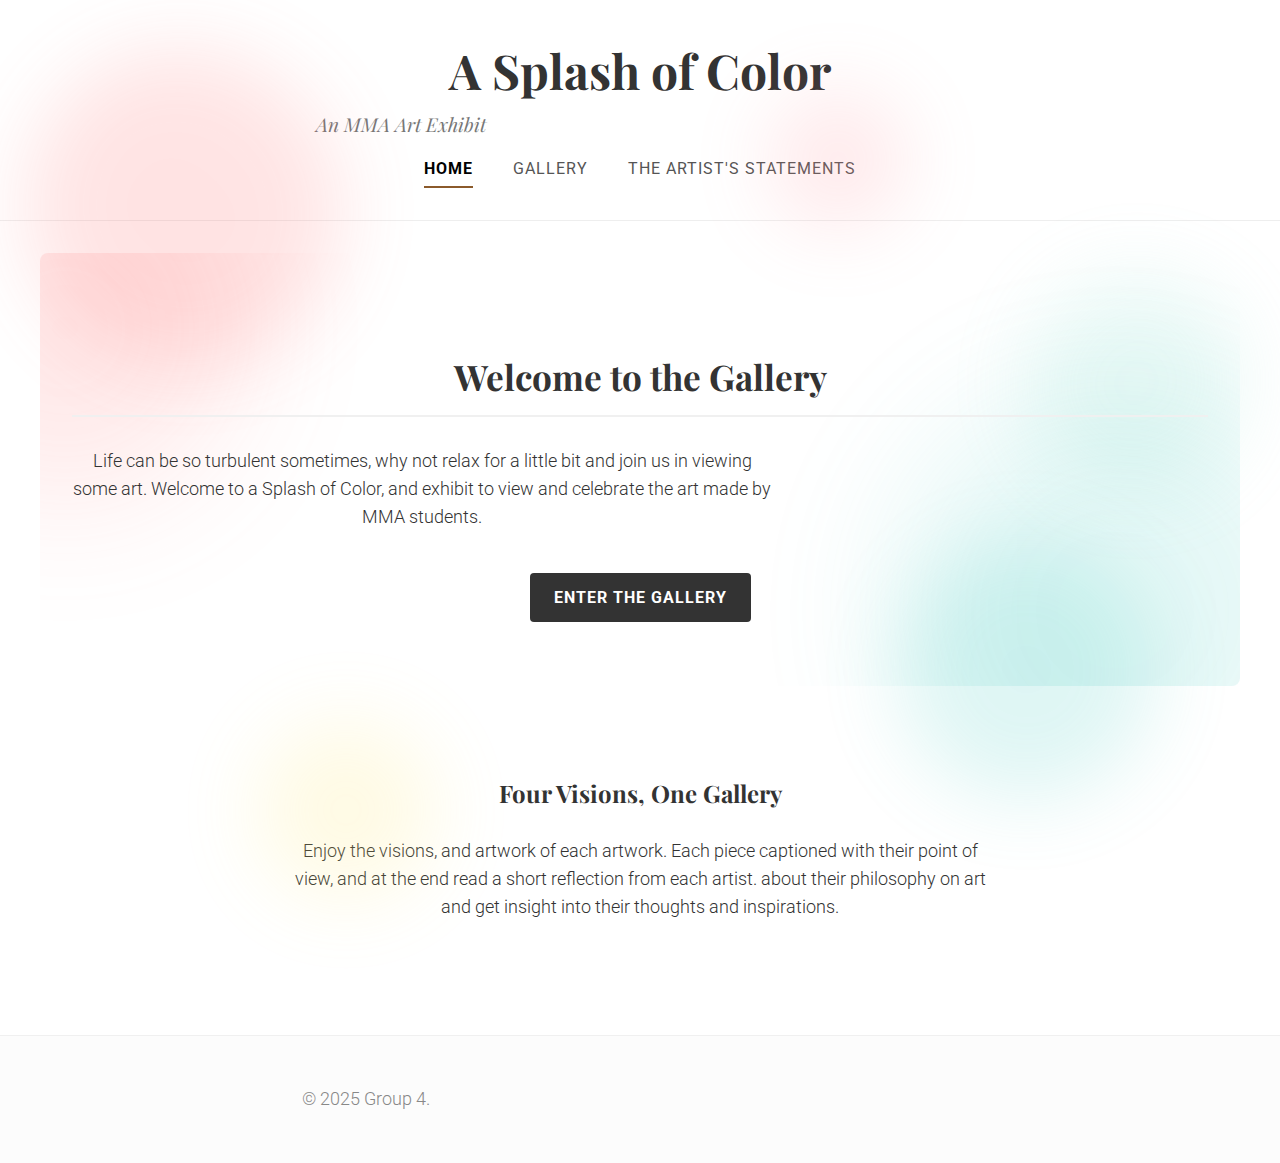
<file: index.html>
<!DOCTYPE html>
<html lang="en">
<head>
    <meta charset="UTF-8">
    <meta name="viewport" content="width=device-width, initial-scale=1.0">
    <title>A Splash of Colour - Home</title>
    <link rel="stylesheet" href="style.css">
    
    <link rel="preconnect" href="https://fonts.googleapis.com">
    <link rel="preconnect" href="https://fonts.gstatic.com" crossorigin>
    <link href="https://fonts.googleapis.com/css2?family=Playfair+Display:ital,wght@0,400..900;1,400..900&family=Roboto:wght@300;400&display=swap" rel="stylesheet">
</head>
<body>

    <header>
        <div class="paint-splotch splotch-1"></div>
<div class="paint-splotch splotch-2"></div>
<div class="paint-splotch splotch-3"></div>
<div class="paint-splotch splotch-4"></div>
<div class="paint-splotch splotch-5"></div>
        <div class="header-content">
            <h1>A Splash of Color</h1>
            <p class="subtitle">An MMA Art Exhibit</p>
        </div>
        <nav>
            <ul>
                <li><a href="index.html" class="active">Home</a></li>
                <li><a href="gallery.html">Gallery</a></li>
                <li><a href="about.html">The Artist's Statements</a></li>
            </ul>
        </nav>
    </header>

    <main>
        <section class="hero splash-bg">
            <h2>Welcome to the Gallery</h2>
            <p>
                Life can be so turbulent sometimes, why not relax for a little bit and join us in viewing some art. Welcome to a Splash of Color, and exhibit to view and celebrate the art made by MMA students.

            </p>
            <a href="gallery.html" class="cta-button">Enter the Gallery</a>
        </section>

        <section class="intro-content">
            <h3>Four Visions, One Gallery</h3>
            <p>
               Enjoy the visions, and artwork of each artwork.
               Each piece captioned with their point of view, and at the end read a short reflection from each artist.
               about their philosophy on art and get insight into their thoughts and inspirations.
            </p>
        </section>
    </main>

    <footer>
        <p>&copy; 2025 Group 4.</p>
    </footer>

</body>
</html>
</file>
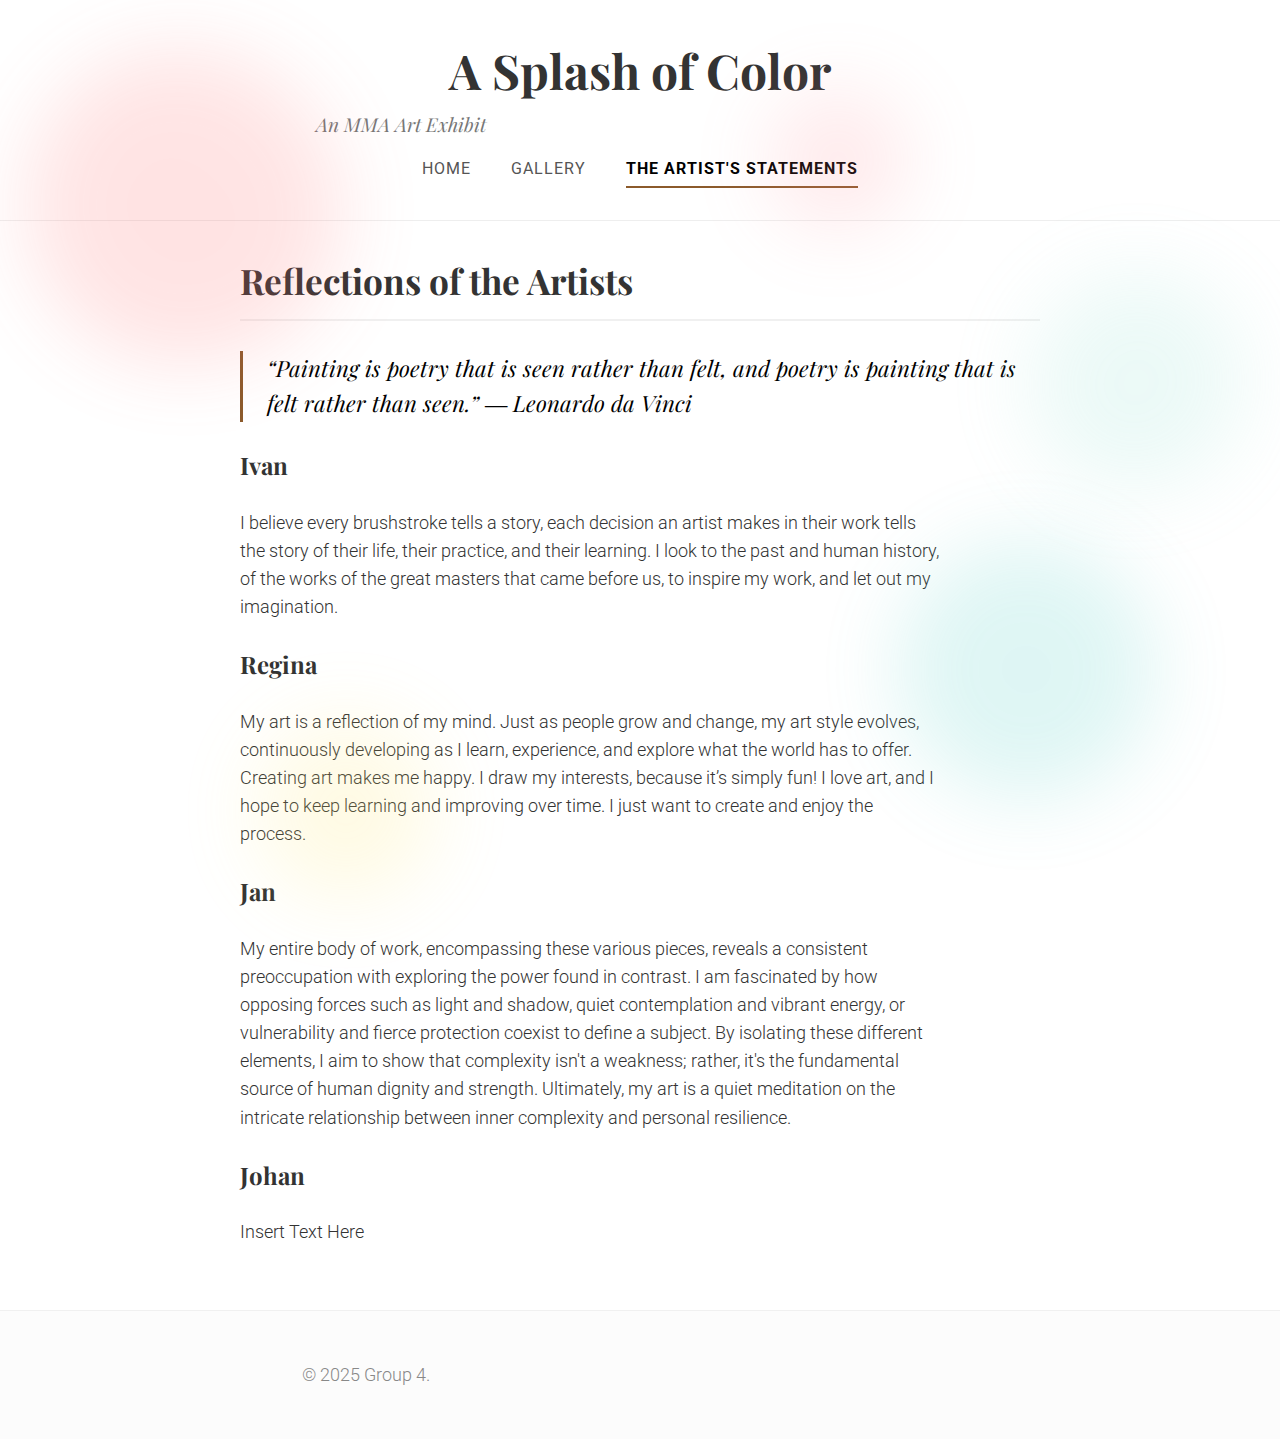
<file: about.html>
<!DOCTYPE html>
<html lang="en">
<head>
    <meta charset="UTF-8">
    <meta name="viewport" content="width=device-width, initial-scale=1.0">
    <title>A Splash of Colour - Artist Reflections</title>
    <link rel="stylesheet" href="style.css">
    
    <link rel="preconnect" href="https://fonts.googleapis.com">
    <link rel="preconnect" href="https://fonts.gstatic.com" crossorigin>
    <link href="https://fonts.googleapis.com/css2?family=Playfair+Display:ital,wght@0,400..900;1,400..900&family=Roboto:wght@300;400&display=swap" rel="stylesheet">
</head>
<body>

    <header>
        <div class="paint-splotch splotch-1"></div>
<div class="paint-splotch splotch-2"></div>
<div class="paint-splotch splotch-3"></div>
<div class="paint-splotch splotch-4"></div>
<div class="paint-splotch splotch-5"></div>
        <div class="header-content">
            <h1>A Splash of Color</h1>
            <p class="subtitle">An MMA Art Exhibit</p>
        </div>
        <nav>
            <ul>
                <li><a href="index.html">Home</a></li>
                <li><a href="gallery.html">Gallery</a></li>
                <li><a href="about.html" class="active">The Artist's Statements</a></li> 
            </ul>
        </nav>
    </header>

    <main>
        <section class="about-content">
            <article>
                <h2>Reflections of the Artists</h2>
                
                <p class="statement-intro">
                   “Painting is poetry that is seen rather than felt, and poetry is painting that is felt rather than seen.”
― Leonardo da Vinci
                </p>

                <h3>Ivan</h3>
                <p>
                    I believe every brushstroke tells a story, each decision an artist makes in their work tells the story of their life, their practice, and their learning.
                    I look to the past and human history, of the works of the great masters that came before us, to inspire my work, and let out my imagination. 
                
                <h3>Regina</h3>
                <p>
                    My art is a reflection of my mind. Just as people grow and change, my art style evolves, continuously developing as I learn, experience, and explore what the world has to offer. Creating art makes me happy. I draw my interests, because it’s simply fun! I love art, and I hope to keep learning and improving over time. I just want to create and enjoy the process.
                </p>
                

                <h3>Jan</h3>
                <p>
                   My entire body of work, encompassing these various pieces, reveals a consistent preoccupation with exploring the power found in contrast. I am fascinated by how opposing forces such as light and shadow, quiet contemplation and vibrant energy, or vulnerability and fierce protection coexist to define a subject. By isolating these different elements, I aim to show that complexity isn't a weakness; rather, it's the fundamental source of human dignity and strength. Ultimately, my art is a quiet meditation on the intricate relationship between inner complexity and personal resilience.
                </p>

                <h3>Johan </h3>
                <p>
                    Insert Text Here
                </p>

            </article>
        </section>
    </main>

    <footer>
        <p>&copy; 2025 Group 4.</p>
    </footer>

</body>
</html>
</file>
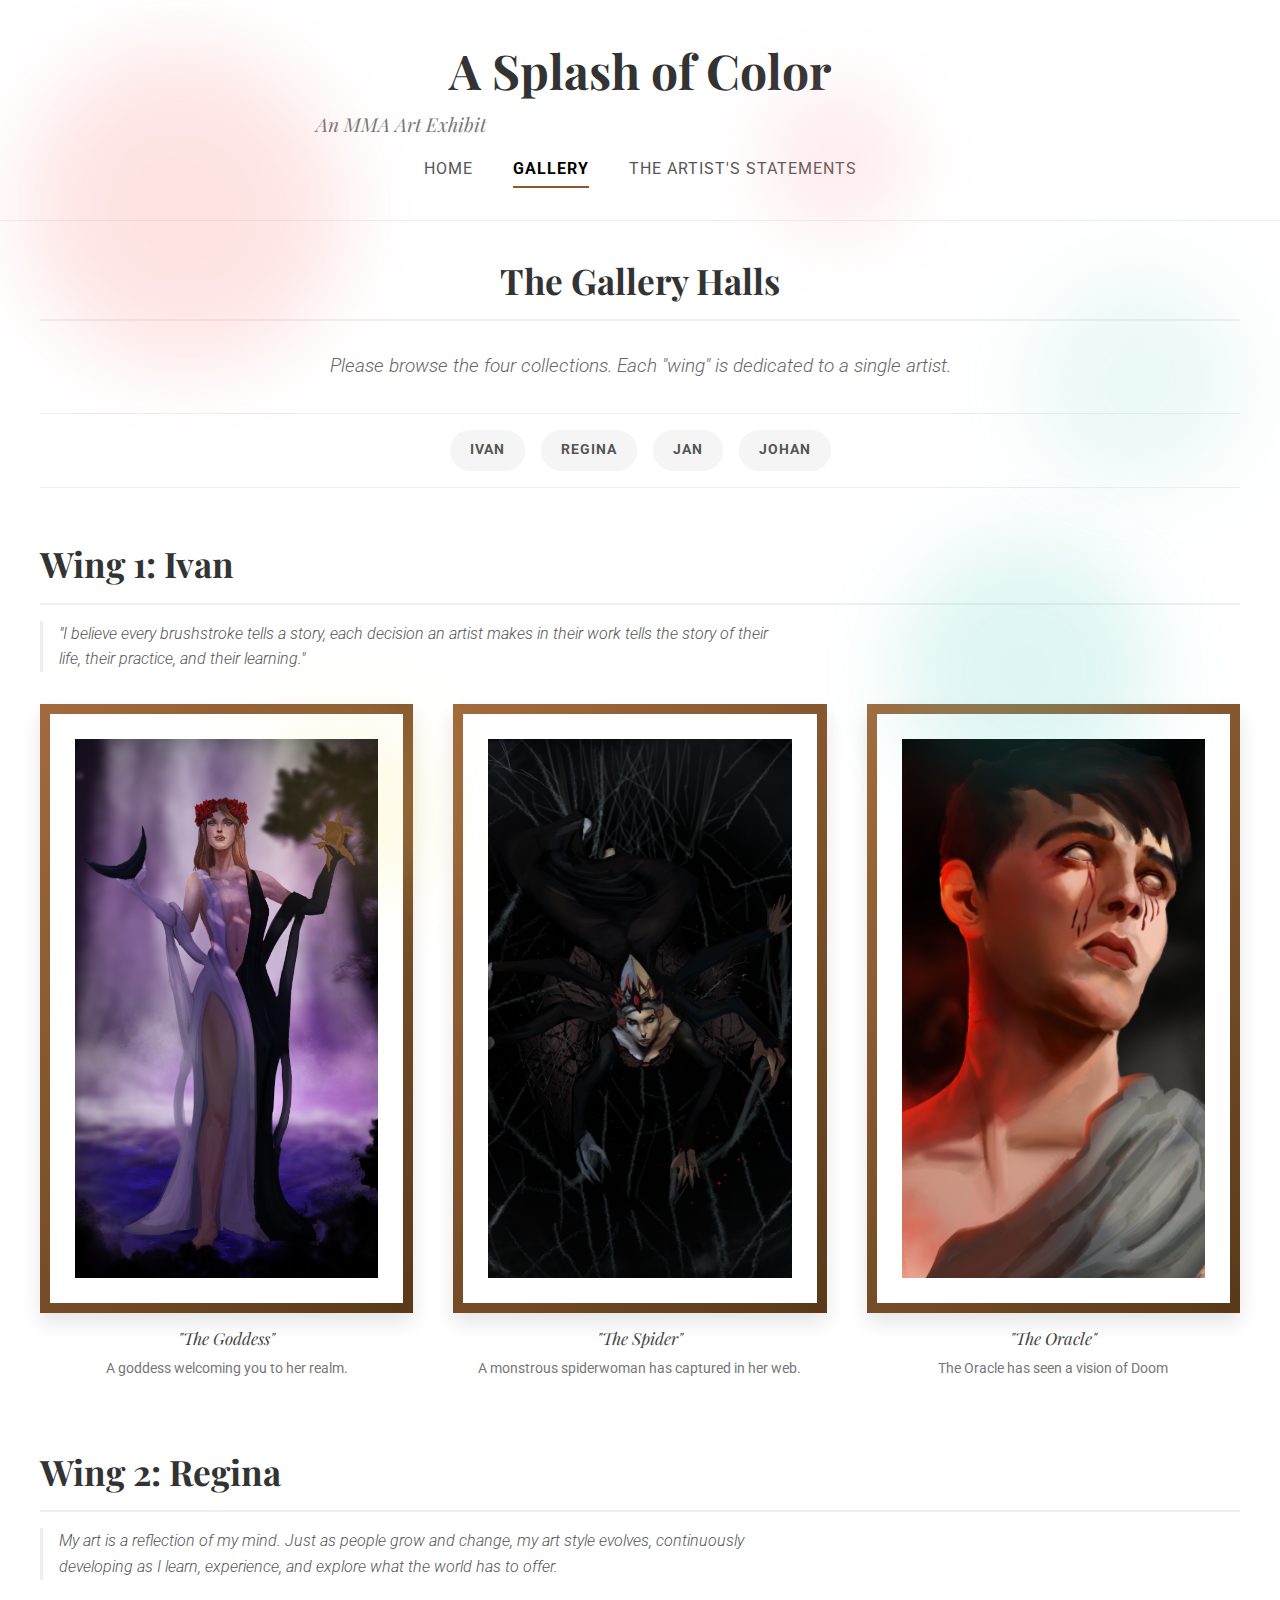
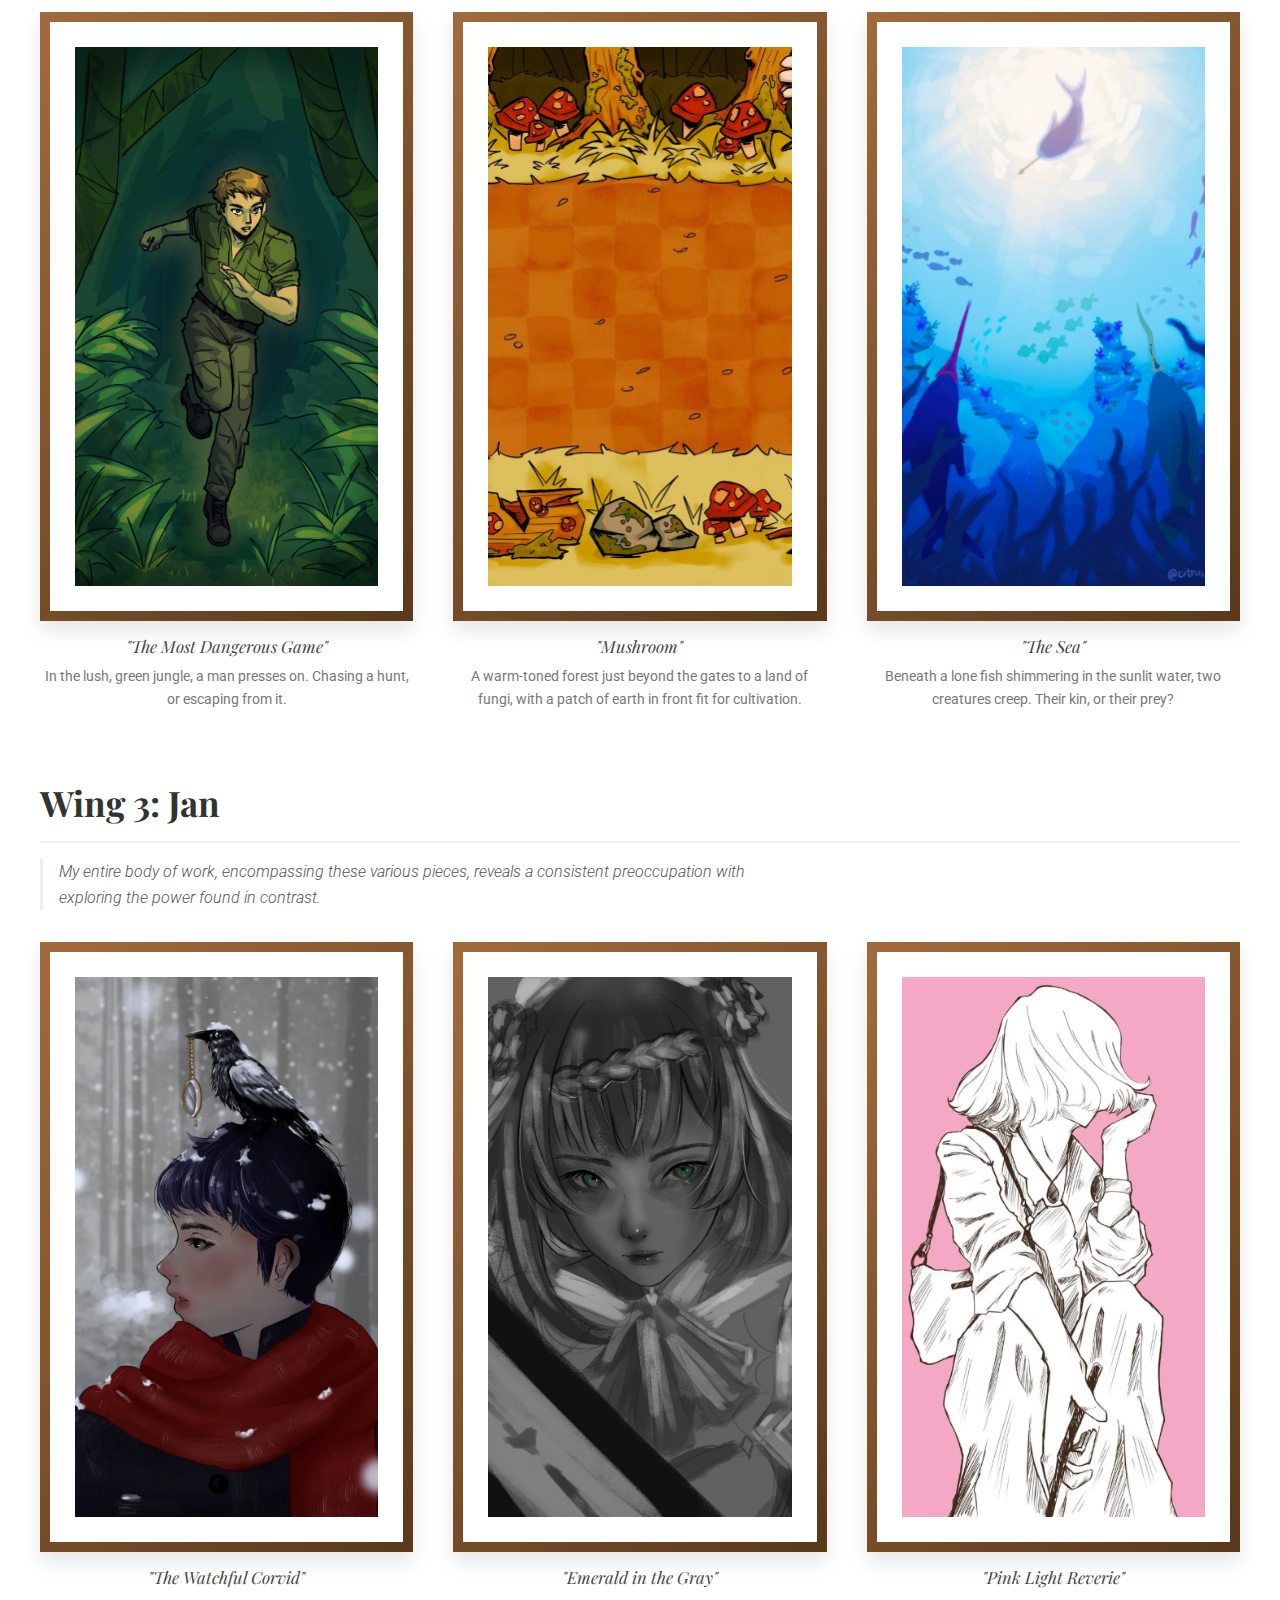
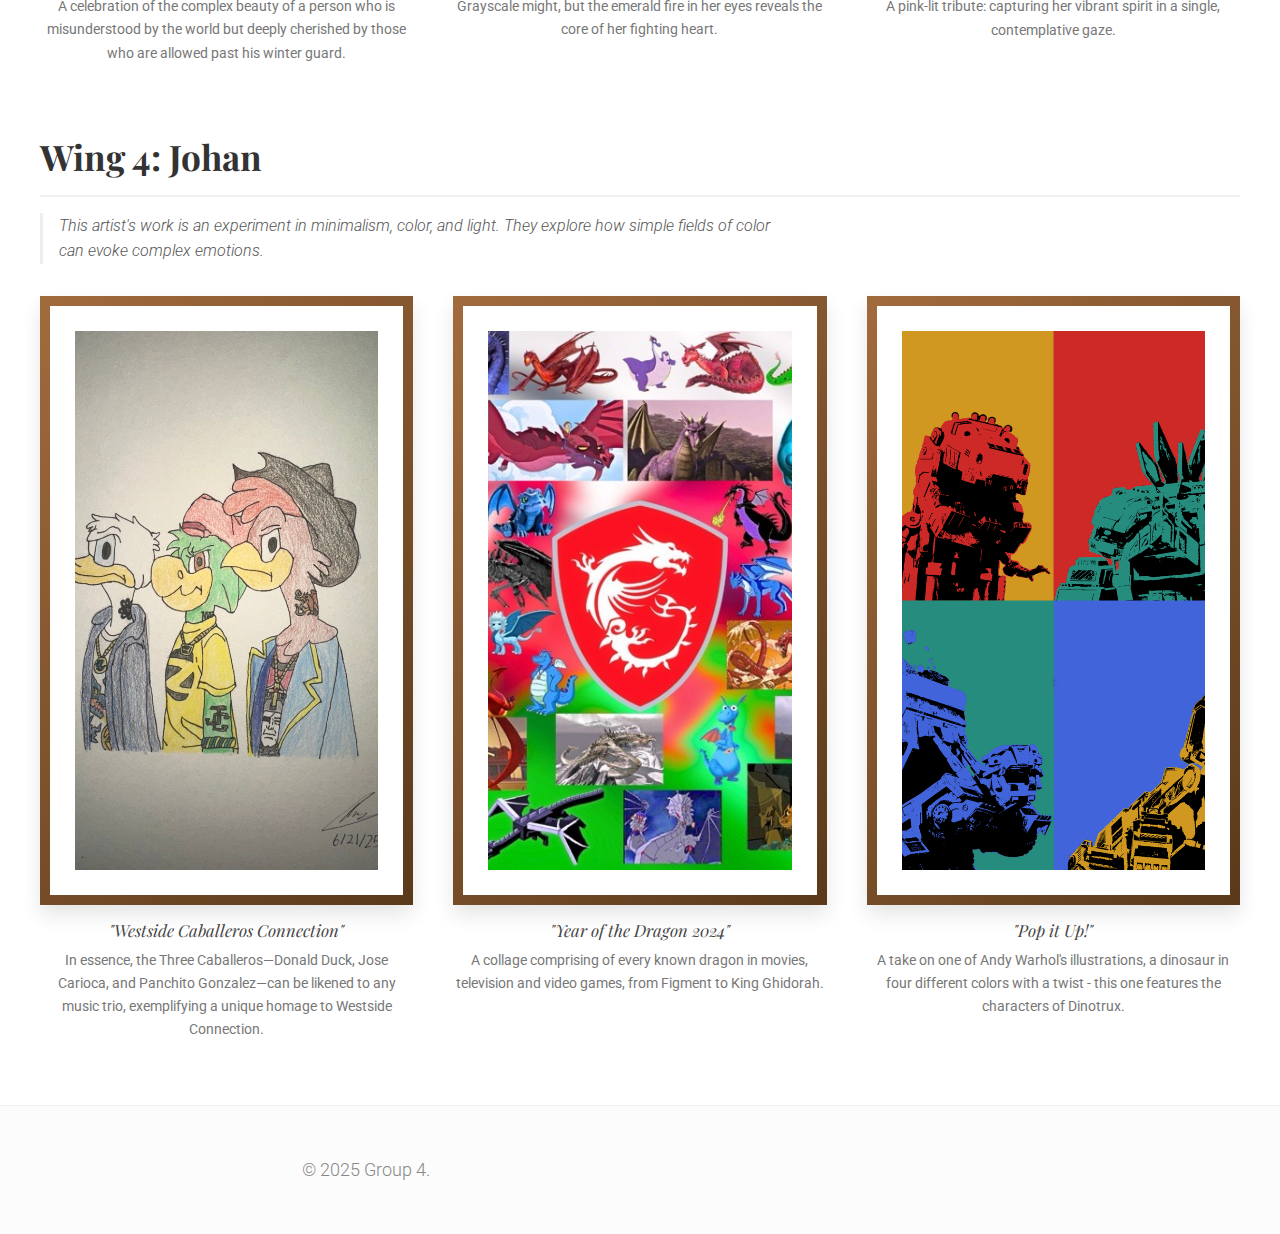
<file: gallery.html>
<!DOCTYPE html>
<html lang="en">
<head>
    <meta charset="UTF-8">
    <meta name="viewport" content="width=device-width, initial-scale=1.0">
    <title>A Splash of Color - Gallery</title>
    <link rel="stylesheet" href="style.css">
    
    <link rel="preconnect" href="https://fonts.googleapis.com">
    <link rel="preconnect" href="https://fonts.gstatic.com" crossorigin>
    <link href="https://fonts.googleapis.com/css2?family=Playfair+Display:ital,wght@0,400..900;1,400..900&family=Roboto:wght@300;400&display=swap" rel="stylesheet">
</head>
<body>

    <header>
        <div class="paint-splotch splotch-1"></div>
<div class="paint-splotch splotch-2"></div>
<div class="paint-splotch splotch-3"></div>
<div class="paint-splotch splotch-4"></div>
<div class="paint-splotch splotch-5"></div>
        <div class="header-content">
            <h1>A Splash of Color</h1>
            <p class="subtitle">An MMA Art Exhibit</p>
        </div>
        <nav>
            <ul>
                <li><a href="index.html">Home</a></li>
                <li><a href="gallery.html" class="active">Gallery</a></li>
                <li><a href="about.html">The Artist's Statements</a></li>
            </ul>
        </nav>
    </header>

    <main>
        <section class="gallery-intro">
            <h2>The Gallery Halls</h2>
            <p>Please browse the four collections. Each "wing" is dedicated to a single artist.</p>
            
            <nav class="artist-nav">
                <ul>
                    <li><a href="#wing-1">Ivan</a></li>
                    <li><a href="#wing-2">Regina</a></li>
                    <li><a href="#wing-3">Jan</a></li>
                    <li><a href="#wing-4">Johan</a></li>
                </ul>
            </nav>
            </section>

        <section class="artist-wing" id="wing-1">
            <h2>Wing 1: Ivan</h2>
            <p class="artist-bio">"I believe every brushstroke tells a story, each decision an artist makes in their work tells the story of their life, their practice, and their learning."</p>
            <div class="gallery-grid">
                <div class="art-item">
                    <figure class="art-frame">
                        <img src="assets/ivan/ivy1.PNG" alt="Abstract geometric spire">
                    </figure>
                    <figcaption class="art-label">"The Goddess"<span class="medium">A goddess welcoming you to her realm.</span></figcaption>
                </div>
                <div class="art-item">
                    <figure class="art-frame">
                        <img src="assets/ivan/ivy2.PNG" alt="Abstract tesseract form">
                    </figure>
                    <figcaption class="art-label">"The Spider"<span class="medium">A monstrous spiderwoman has captured in her web.</span></figcaption>
                </div>
                <div class="art-item">
                    <figure class="art-frame">
                        <img src="assets/ivan/ivy3.PNG" alt="Abstract fractal city">
                    </figure>
                    <figcaption class="art-label">"The Oracle"<span class="medium">The Oracle has seen a vision of Doom</span></figcaption>
                </div>
            </div>
        </section>
        
        <section class="artist-wing" id="wing-2">
            <h2>Wing 2: Regina</h2>
            <p class="artist-bio">My art is a reflection of my mind. Just as people grow and change, my art style evolves, continuously developing as I learn, experience, and explore what the world has to offer.</p>
            <div class="gallery-grid">
                <div class="art-item">
                    <figure class="art-frame">
                            <img src="assets/regina/Reg1.jpeg">
                    </figure>
                    <figcaption class="art-label">"The Most Dangerous Game" <span class="medium">In the lush, green jungle, a man presses on. Chasing a hunt, or escaping from it.</span></figcaption>
                </div>
                <div class="art-item">
                    <figure class="art-frame">
                            <img src="assets/regina/Reg2.jpeg">
                    </figure>
                    <figcaption class="art-label">"Mushroom"<span class="medium">A warm-toned forest just beyond the gates to a land of fungi, with a patch of earth in front fit for cultivation.</span></figcaption>
                </div>
                <div class="art-item">
                    <figure class="art-frame">
                            <img src="assets/regina/Reg3.jpeg">
                    </figure>
                    <figcaption class="art-label">"The Sea"<span class="medium">Beneath a lone fish shimmering in the sunlit water, two creatures creep. Their kin, or their prey?</span></figcaption>
                </div>
            </div>
        </section>

        <section class="artist-wing" id="wing-3">
            <h2>Wing 3: Jan</h2>
            <p class="artist-bio">My entire body of work, encompassing these various pieces, reveals a consistent preoccupation with exploring the power found in contrast.</p>
            <div class="gallery-grid">
                <div class="art-item">
                    <figure class="art-frame">
                            <img src="assets/jan/Jan1.png">
                    </figure>
                    <figcaption class="art-label">"The Watchful Corvid"<span class="medium">A celebration of the complex beauty of a person who is misunderstood by the world but deeply cherished by those who are allowed past his winter guard. </span></figcaption>
                </div>
                <div class="art-item">
                    <figure class="art-frame">
                            <img src="assets/jan/Jan2.jpg">
                    </figure>
                    <figcaption class="art-label">"Emerald in the Gray" <span class="medium">Grayscale might, but the emerald fire in her eyes reveals the core of her fighting heart.</span></figcaption>
                </div>
                <div class="art-item">
                    <figure class="art-frame">
                            <img src="assets/jan/Jan3.png">
                    </figure>
                    <figcaption class="art-label">"Pink Light Reverie" <span class="medium">A pink-lit tribute: capturing her vibrant spirit in a single, contemplative gaze.</span></figcaption>
                </div>
            </div>
        </section>

        <section class="artist-wing" id="wing-4">
            <h2>Wing 4: Johan</h2>
            <p class="artist-bio">This artist's work is an experiment in minimalism, color, and light. They explore how simple fields of color can evoke complex emotions.</p>
            <div class="gallery-grid">
                <div class="art-item">
                    <figure class="art-frame">
                            <img src="assets/johan/Johan2.jpeg">
                    </figure>
                    <figcaption class="art-label">"Westside Caballeros Connection"<span class="medium">In essence, the Three Caballeros—Donald Duck, Jose Carioca, and Panchito Gonzalez—can be likened to any music trio, exemplifying a unique homage to Westside Connection.</span></figcaption>
                </div>
                <div class="art-item">
                    <figure class="art-frame">
                            <img src="assets/johan/Johan1.jpeg">
                    </figure>
                    <figcaption class="art-label">"Year of the Dragon 2024"<span class="medium">A collage comprising of every known dragon in movies, television and video games, from Figment to King Ghidorah.</span></figcaption>
                </div>
                <div class="art-item">
                    <figure class="art-frame">
                            <img src="assets/johan/Johan3.png">
                    </figure>
                    <figcaption class="art-label">"Pop it Up!"<span class="medium">A take on one of Andy Warhol's illustrations, a dinosaur in four different colors with a twist - this one features the characters of Dinotrux.</span></figcaption>
                </div>
            </div>
        </section>

    </main>

    <footer>
        <p>&copy; 2025 Group 4.</p>
    </footer>

</body>
</html>
</file>
<file: style.css>
/* CSS Variables */
:root {
    --font-heading: 'Playfair Display', serif;
    --font-body: 'Roboto', sans-serif;
    --color-frame: #8b5a2b;
    --color-text: #333;
    --color-background: #ffffff;
    --color-splash-1: #ff6b6b;
    --color-splash-2: #4ecdc4;
    --color-border: #eee;
    --color-muted: #777;
    --highlight-1: #FF6B6B;
    --highlight-2: #4ECDC4;
    --highlight-3: #FFE66D;
    --highlight-4: #95E1D3;
    --highlight-5: #FF8B94;
}

body, html {
    margin: 0;
    padding: 0;
    font-family: var(--font-body);
    background-color: var(--color-background);
    color: var(--color-text);
    line-height: 1.6;
    position: relative;
}

/* Paint Splotches for Background */
.paint-splotch {
    position: absolute;
    z-index: 0;
    border-radius: 50%;
    filter: blur(40px);
    opacity: 0.18;
    pointer-events: none;
}

/* Example splotch colors and positions */
.splotch-1 {
    width: 320px;
    height: 320px;
    background: radial-gradient(circle at 40% 60%, var(--highlight-1) 60%, transparent 100%);
    top: 5vh;
    left: 2vw;
}
.splotch-2 {
    width: 260px;
    height: 260px;
    background: radial-gradient(circle at 60% 40%, var(--highlight-2) 70%, transparent 100%);
    top: 60vh;
    left: 70vw;
}
.splotch-3 {
    width: 180px;
    height: 180px;
    background: radial-gradient(circle at 50% 50%, var(--highlight-3) 80%, transparent 100%);
    top: 80vh;
    left: 20vw;
}
.splotch-4 {
    width: 220px;
    height: 220px;
    background: radial-gradient(circle at 60% 60%, var(--highlight-4) 60%, transparent 100%);
    top: 30vh;
    left: 80vw;
}
.splotch-5 {
    width: 140px;
    height: 140px;
    background: radial-gradient(circle at 50% 50%, var(--highlight-5) 80%, transparent 100%);
    top: 10vh;
    left: 60vw;
}

h1, h2, h3 {
    font-family: var(--font-heading);
    font-weight: 700;
    transition: color 0.3s, transform 0.3s;
    cursor: pointer;
}
h1:hover, h2:hover, h3:hover {
    transform: scale(1.12);
}
h1:hover { color: var(--highlight-1); }
h2:hover { color: var(--highlight-2); }
h3:hover { color: var(--highlight-3); }
h1:nth-of-type(2):hover { color: var(--highlight-4); }
h2:nth-of-type(2):hover { color: var(--highlight-5); }
h3:nth-of-type(2):hover { color: var(--color-frame); }

h1 {
    font-size: 3rem;
    margin: 0;
}

h2 {
    font-size: 2.2rem;
    border-bottom: 2px solid #f0f0f0;
    padding-bottom: 10px;
    margin-top: 2rem;
}

h3 {
    font-size: 1.5rem;
}

p {
    font-weight: 300;
    font-size: 1.1rem;
    max-width: 70ch; /* Limits line length for readability */
}

a {
    color: var(--color-frame);
    text-decoration: none;
    transition: color 0.3s ease;
}

a:hover {
    color: #333;
}

img, video {
    max-width: 100%;
    height: auto;
    display: block;
}

main {
    max-width: 1200px;
    margin: 2rem auto;
    padding: 0 1rem;
    min-height: 60vh;
}

/* ------------------------- */
/* --- Header & Navigation --- */
/* ------------------------- */
header {
    background: var(--color-background);
    padding: 2rem 1rem;
    text-align: center;
    border-bottom: 1px solid #eee;
}

.subtitle {
    font-family: var(--font-heading);
    font-style: italic;
    font-size: 1.2rem;
    color: var(--color-muted);
    margin: 0;
}

nav ul {
    list-style: none;
    padding: 0;
    margin: 1rem 0 0;
    display: flex;
    justify-content: center;
    gap: 2.5rem;
}

nav a {
    font-family: var(--font-body);
    font-weight: 400;
    font-size: 1rem;
    text-transform: uppercase;
    letter-spacing: 1px;
    color: #555;
    padding-bottom: 5px;
    border-bottom: 2px solid transparent;
    transition: transform 0.3s ease, border-color 0.3s ease, color 0.3s ease;
    display: inline-block;
}

nav a:hover {
    color: #000;
    transform: scale(1.1);
}

nav a:nth-of-type(5n+1):hover {
    border-bottom-color: var(--highlight-1);
}

nav a:nth-of-type(5n+2):hover {
    border-bottom-color: var(--highlight-2);
}

nav a:nth-of-type(5n+3):hover {
    border-bottom-color: var(--highlight-3);
}

nav a:nth-of-type(5n+4):hover {
    border-bottom-color: var(--highlight-4);
}

nav a:nth-of-type(5n+5):hover {
    border-bottom-color: var(--highlight-5);
}

nav a.active {
    color: #000;
    font-weight: 700;
    border-bottom-color: var(--color-frame);
}


/* Homepage Hero Section */
.hero {
    text-align: center;
    padding: 4rem 2rem;
    border-radius: 8px;
    margin-bottom: 2rem;
}

.splash-bg {
    position: relative;
    z-index: 1;
    overflow: hidden;
}

.splash-bg::before,
.splash-bg::after {
    content: '';
    position: absolute;
    z-index: -1;
    border-radius: 50%;
    filter: blur(70px);
    opacity: 0.15;
}

.splash-bg::before {
    width: 350px;
    height: 350px;
    background: var(--color-splash-1);
    top: -100px;
    left: -150px;
}

.splash-bg::after {
    width: 450px;
    height: 450px;
    background: var(--color-splash-2);
    bottom: -150px;
    right: -100px;
}

.intro-content {
    text-align: center;
    padding: 2rem 0;
}

.intro-content p {
    margin-left: auto;
    margin-right: auto;
}

.cta-button {
    display: inline-block;
    background: var(--color-text);
    color: var(--color-background);
    padding: 12px 24px;
    border-radius: 4px;
    text-transform: uppercase;
    font-weight: 700;
    letter-spacing: 1px;
    margin-top: 1.5rem;
    transition: background 0.3s ease;
}

.cta-button:hover {
    background: #555;
    color: var(--color-background);
}


/* ------------------------- */
/* --- Gallery Page (Frames & Layout) --- */
/* ------------------------- */
.gallery-intro {
    text-align: center;
    margin-bottom: 3rem;
}

.gallery-intro p {
    margin-left: auto;
    margin-right: auto;
    font-size: 1.2rem;
    font-style: italic;
    color: #666;
}

/* This is the container for each artist's section */
.artist-wing {
    margin-bottom: 4rem; /* Adds space between artist wings */
}

.artist-wing h2 {
    margin-bottom: 0.5rem;
}

.artist-bio {
    font-size: 1rem;
    font-style: italic;
    color: #555;
    max-width: 80ch;
    margin-bottom: 2rem;
    padding-left: 1rem;
    border-left: 3px solid #eee;
}

.gallery-grid {
    display: grid;
    /* Responsive Grid: 1 column on small, 3 on large */
    grid-template-columns: repeat(auto-fit, minmax(300px, 1fr));
    gap: 2.5rem;
}

/* Frame styling with gradient border */
.art-frame {
    margin: 0;
    width: 100%;
    box-sizing: border-box;
    border: 10px solid transparent;
    padding: 25px;
    background: var(--color-background);
    border-image-source: linear-gradient(135deg, #a16a3c, #5a3a1b);
    border-image-slice: 1;
    box-shadow: 0 10px 20px rgba(0, 0, 0, 0.1);
    border-radius: 2px;
}
/* Ensure artwork images are displayed in a consistent 9:16 (portrait) aspect ratio
   Use aspect-ratio + object-fit to crop without distorting. This keeps the frame/matting
   intact while the image fills the portrait area. */
.art-frame img {
    display: block;
    width: 100%;
    aspect-ratio: 9 / 16;
    height: auto; /* let the browser compute height from aspect-ratio */
    object-fit: cover; /* crop to fill the portrait box */
    object-position: center center;
}
.art-item {
    display: block;
    text-align: center;
}

.art-label {
    text-align: center;
    margin-top: 0.75rem;
    font-family: var(--font-heading);
    font-style: italic;
    font-size: 1.05rem;
    color: #444;
}

.art-label .medium {
    display: block;
    font-family: var(--font-body);
    font-style: normal;
    font-size: 0.9rem;
    color: var(--color-muted);
    margin-top: 5px;
}

/* ------------------------- */
/* --- About Page --- */
/* ------------------------- */
.about-content article {
    max-width: 800px;
    margin: 0 auto; /* Center the article */
}

.statement-intro {
    font-family: var(--font-heading);
    font-size: 1.4rem;
    font-style: italic;
    color: #000;
    font-weight: 400;
    border-left: 3px solid var(--color-frame);
    padding-left: 1.5rem;
}

/* ------------------------- */
/* --- Footer --- */
/* ------------------------- */
footer {
    text-align: center;
    margin-top: 4rem;
    padding: 2rem 1rem;
    background-color: #fcfcfc;
    border-top: 1px solid #f0f0f0;
    font-size: 0.9rem;
    color: #888;
}

/* ------------------------- */
/* --- Responsive Design --- */
/* ------------------------- */

/* Responsive Breakpoints */
@media (max-width: 768px) {
    /* Typography */
    h1 { font-size: 2.5rem; }
    h2 { font-size: 1.8rem; }

    /* Navigation */
    nav ul {
        flex-direction: column;
        gap: 0.5rem;
        align-items: center;
    }

    /* Splash Effect */
    .splash-bg::before,
    .splash-bg::after {
        filter: blur(40px);
        opacity: 0.2;
    }
    .splash-bg::before { width: 200px; height: 200px; }
    .splash-bg::after { width: 300px; height: 300px; }

    /* Frame Adjustments */
    .art-frame {
        border-width: 10px;
        padding: 15px;
    }
}

@media (max-width: 480px) {
    /* Typography */
    body { line-height: 1.5; }
    h1 { font-size: 2rem; }
    p { font-size: 1rem; }

    /* Layout */
    .hero { padding: 2rem 1rem; }
    .gallery-grid { gap: 1.5rem; }
}
/* ------------------------- */
/* --- Nav Bar for Gallery --- */
/* ------------------------- */

html {
    scroll-behavior: smooth;
    /* This adds a small offset so the section heading
       doesn't jump right under the browser's top edge */
    scroll-padding-top: 2rem; 
}
.artist-nav {
    /* Adds a line above and below the nav */
    border-top: 1px solid #eee;
    border-bottom: 1px solid #eee;
    padding: 1rem 0;
    margin-top: 2rem;
}

.artist-nav ul {
    list-style: none;
    padding: 0;
    margin: 0;
    display: flex; /* Makes the links horizontal */
    justify-content: center; /* Centers the links */
    flex-wrap: wrap; /* Allows them to stack on small screens */
    gap: 1rem; /* Space between the links */
}

.artist-nav a {
    display: block;
    padding: 0.5rem 1.25rem;
    background-color: #f5f5f5; /* Light grey background */
    border-radius: 20px; /* Creates the "pill" shape */
    color: #555;
    font-weight: 700;
    font-size: 0.9rem;
    text-decoration: none;
    transition: all 0.3s ease;
}

.artist-nav a:hover {
    background-color: var(--color-frame); /* Uses your brown frame color */
    color: var(--color-background); /* White text */
}
</file>
